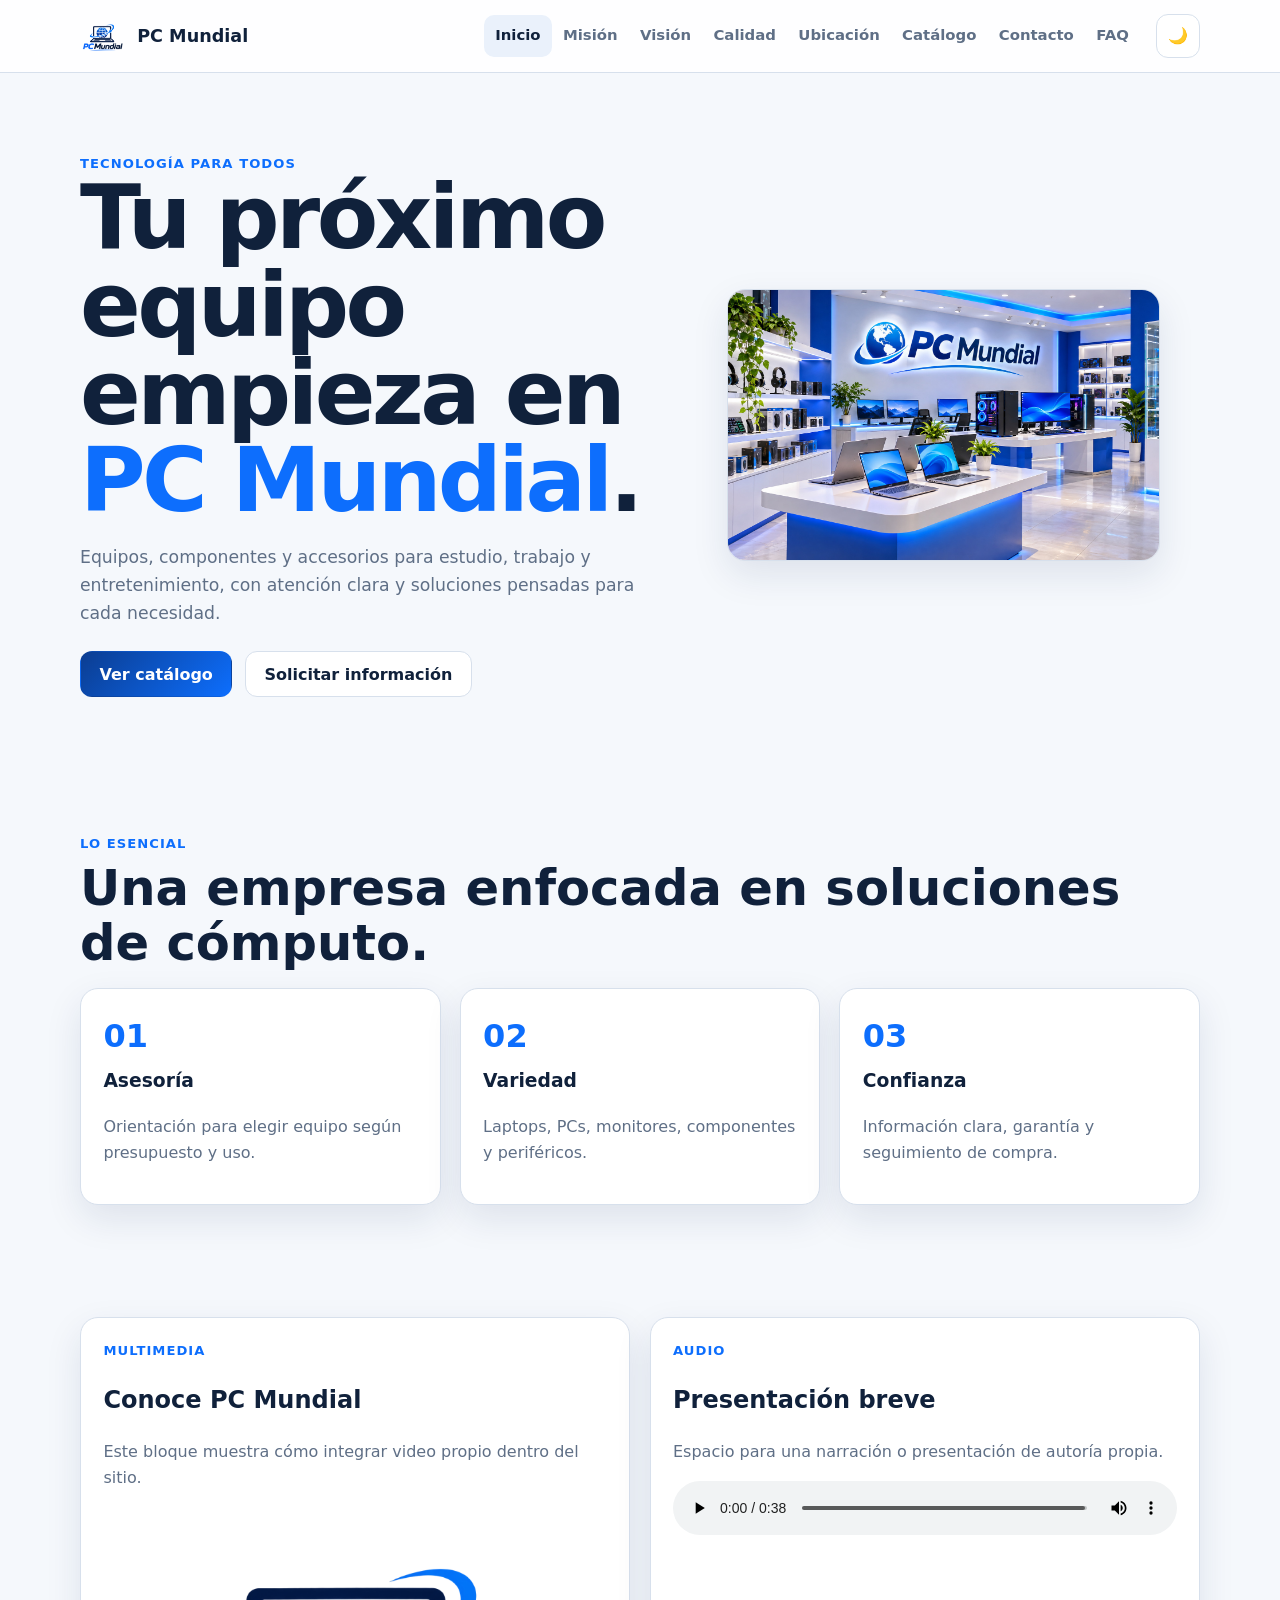
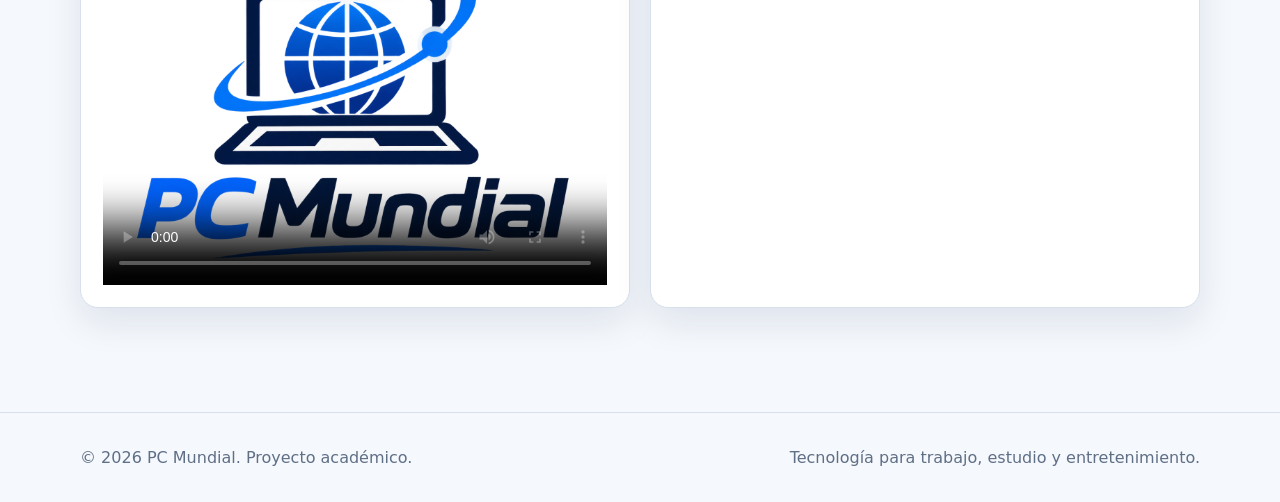
<file: index.html>
<!doctype html>
<html lang="es" data-theme="light">
<head>
  <meta charset="utf-8">
  <meta name="viewport" content="width=device-width, initial-scale=1">
  <meta name="description" content="PC Mundial - tecnología, equipos y soluciones de cómputo.">
  <title>Inicio | PC Mundial</title>
  <link rel="stylesheet" href="assets/css/styles.css">
</head>
<body>
<header class="site-header">
  <div class="container navbar">
    <a class="brand" href="index.html">
      <img src="assets/multimedia/images/logo.png" alt="Logo de PC Mundial">
      <span>PC Mundial</span>
    </a>
    <nav class="nav-menu" data-nav-menu aria-label="Navegación principal">
      <a href="index.html" aria-current="page">Inicio</a>
      <a href="pages/mision.html" >Misión</a>
      <a href="pages/vision.html" >Visión</a>
      <a href="pages/calidad.html" >Calidad</a>
      <a href="pages/ubicacion.html" >Ubicación</a>
      <a href="pages/catalogo.html" >Catálogo</a>
      <a href="pages/contacto.html" >Contacto</a>
      <a href="pages/faq.html" >FAQ</a>
    </nav>
    <div class="nav-actions">
      <button class="icon-btn" type="button" data-theme-toggle aria-label="Cambiar tema">🌙</button>
      <button class="icon-btn menu-toggle" type="button" data-menu-toggle aria-label="Abrir menú" aria-expanded="false">☰</button>
    </div>
  </div>
</header>
<main>
<section class="hero">
  <div class="container hero-grid">
    <div>
      <div class="eyebrow">Tecnología para todos</div>
      <h1>Tu próximo equipo empieza en <span>PC Mundial</span>.</h1>
      <p class="lead">Equipos, componentes y accesorios para estudio, trabajo y entretenimiento, con atención clara y soluciones pensadas para cada necesidad.</p>
      <div class="hero-actions">
        <a class="btn btn-primary" href="pages/catalogo.html">Ver catálogo</a>
        <a class="btn btn-secondary" href="pages/contacto.html">Solicitar información</a>
      </div>
    </div>
    <figure class="hero-media">
      <img src="assets/multimedia/images/hero.jpg" alt="Principal de la empresa">
    </figure>
  </div>
</section>
<section class="section">
  <div class="container">
    <div class="eyebrow">Lo esencial</div>
    <h2 class="section-title">Una empresa enfocada en soluciones de cómputo.</h2>
    <div class="grid-3">
      <article class="card"><div class="stat">01</div><h3>Asesoría</h3><p>Orientación para elegir equipo según presupuesto y uso.</p></article>
      <article class="card"><div class="stat">02</div><h3>Variedad</h3><p>Laptops, PCs, monitores, componentes y periféricos.</p></article>
      <article class="card"><div class="stat">03</div><h3>Confianza</h3><p>Información clara, garantía y seguimiento de compra.</p></article>
    </div>
  </div>
</section>
<section class="section-sm">
  <div class="container grid-2">
    <article class="card">
      <div class="eyebrow">Multimedia</div>
      <h2>Conoce PC Mundial</h2>
      <p>Este bloque muestra cómo integrar video propio dentro del sitio.</p>
      <video controls preload="metadata" poster="assets/multimedia/images/logo.png">
        <source src="assets/multimedia/video/pc_mundial_promocional_sin_audio.mp4" type="video/mp4">
      </video>
    </article>
    <article class="card">
      <div class="eyebrow">Audio</div>
      <h2>Presentación breve</h2>
      <p>Espacio para una narración o presentación de autoría propia.</p>
      <audio controls src="assets/multimedia/audio/pc_mundial_presentacion.mp3"></audio>
    </article>
  </div>
</section>
</main>
<footer class="site-footer">
  <div class="container footer-grid">
    <span>© <span data-year></span> PC Mundial. Proyecto académico.</span>
    <span>Tecnología para trabajo, estudio y entretenimiento.</span>
  </div>
</footer>
<script src="assets/js/main.js"></script>
</body>
</html>
</file>
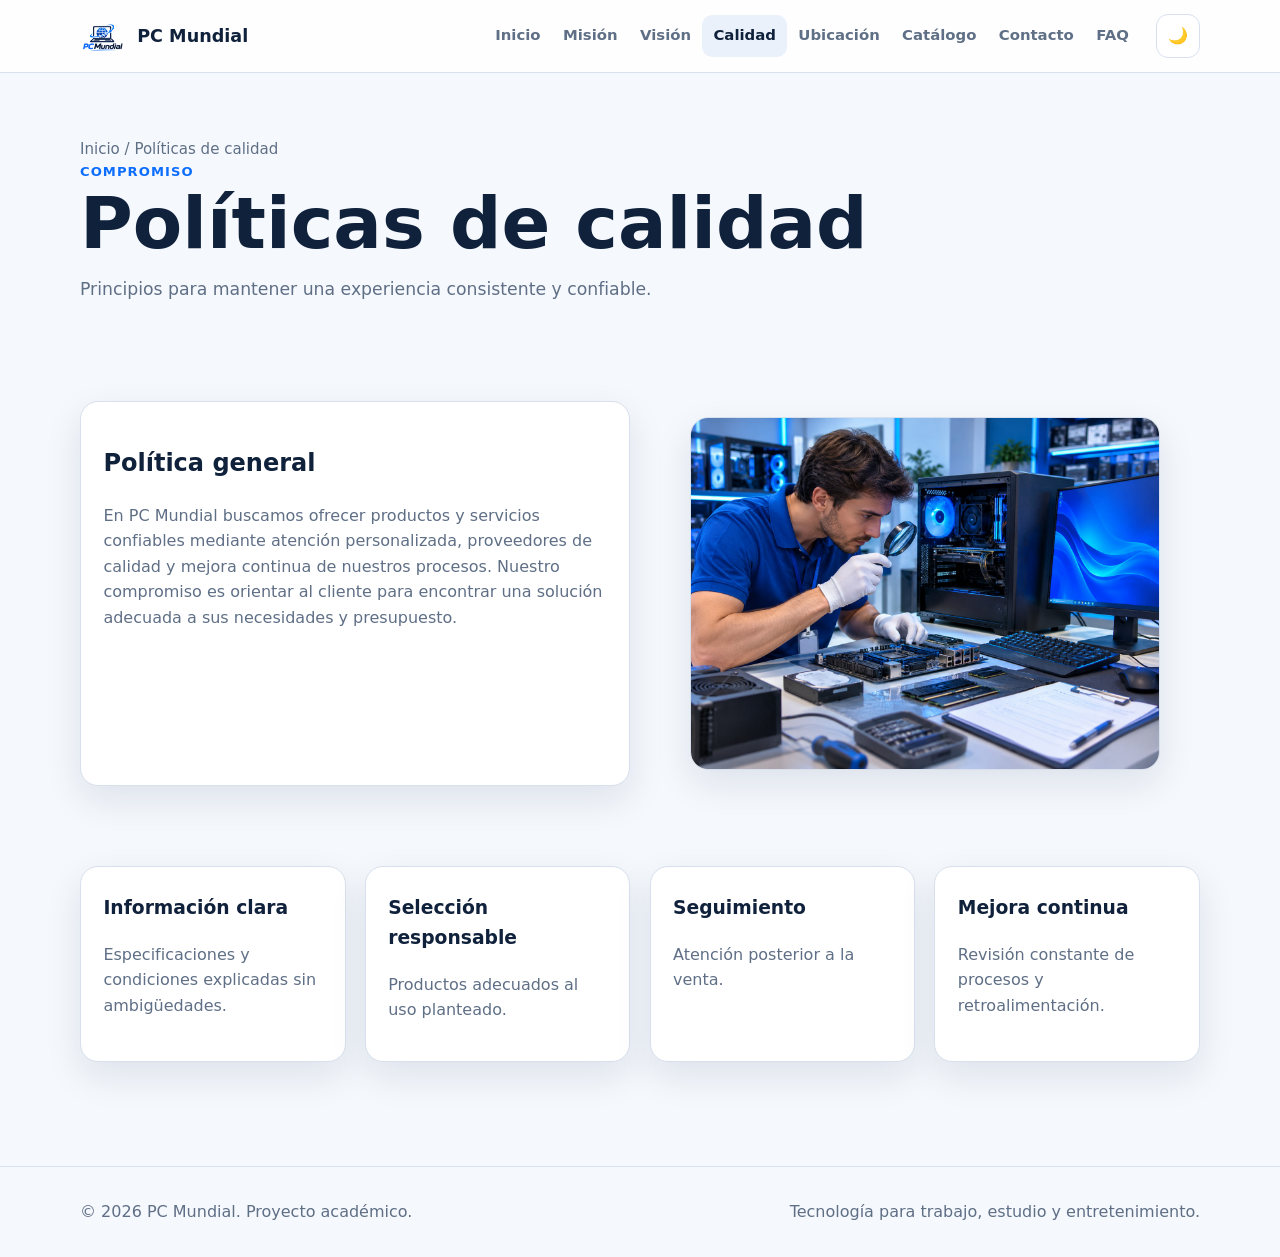
<file: pages/calidad.html>
<!doctype html>
<html lang="es" data-theme="light">
<head>
  <meta charset="utf-8">
  <meta name="viewport" content="width=device-width, initial-scale=1">
  <meta name="description" content="PC Mundial - tecnología, equipos y soluciones de cómputo.">
  <title>Políticas de calidad | PC Mundial</title>
  <link rel="stylesheet" href="../assets/css/styles.css">
</head>
<body>
<header class="site-header">
  <div class="container navbar">
    <a class="brand" href="../index.html">
      <img src="../assets/multimedia/images/logo.png" alt="Logo de PC Mundial">
      <span>PC Mundial</span>
    </a>
    <nav class="nav-menu" data-nav-menu aria-label="Navegación principal">
      <a href="../index.html" >Inicio</a>
      <a href="../pages/mision.html" >Misión</a>
      <a href="../pages/vision.html" >Visión</a>
      <a href="../pages/calidad.html" aria-current="page">Calidad</a>
      <a href="../pages/ubicacion.html" >Ubicación</a>
      <a href="../pages/catalogo.html" >Catálogo</a>
      <a href="../pages/contacto.html" >Contacto</a>
      <a href="../pages/faq.html" >FAQ</a>
    </nav>
    <div class="nav-actions">
      <button class="icon-btn" type="button" data-theme-toggle aria-label="Cambiar tema">🌙</button>
      <button class="icon-btn menu-toggle" type="button" data-menu-toggle aria-label="Abrir menú" aria-expanded="false">☰</button>
    </div>
  </div>
</header>
<main>
<section class="page-hero"><div class="container"><div class="breadcrumb">Inicio / Políticas de calidad</div><div class="eyebrow">Compromiso</div><h1>Políticas de calidad</h1><p class="lead">Principios para mantener una experiencia consistente y confiable.</p></div></section>
<section class="section-sm"><div class="container grid-2"><article class="card"><h2>Política general</h2><p>En PC Mundial buscamos ofrecer productos y servicios confiables mediante atención personalizada, proveedores de calidad y mejora continua de nuestros procesos. Nuestro compromiso es orientar al cliente para encontrar una solución adecuada a sus necesidades y presupuesto.</p></article><figure class="media-card"><img src="../assets/multimedia/images/politicadecalidad.jpg" alt="img sobre calidad"></figure></div></section>
<section class="section-sm"><div class="container grid-4"><article class="card"><h3>Información clara</h3><p>Especificaciones y condiciones explicadas sin ambigüedades.</p></article><article class="card"><h3>Selección responsable</h3><p>Productos adecuados al uso planteado.</p></article><article class="card"><h3>Seguimiento</h3><p>Atención posterior a la venta.</p></article><article class="card"><h3>Mejora continua</h3><p>Revisión constante de procesos y retroalimentación.</p></article></div></section>
</main>
<footer class="site-footer">
  <div class="container footer-grid">
    <span>© <span data-year></span> PC Mundial. Proyecto académico.</span>
    <span>Tecnología para trabajo, estudio y entretenimiento.</span>
  </div>
</footer>
<script src="../assets/js/main.js"></script>
</body>
</html>
</file>
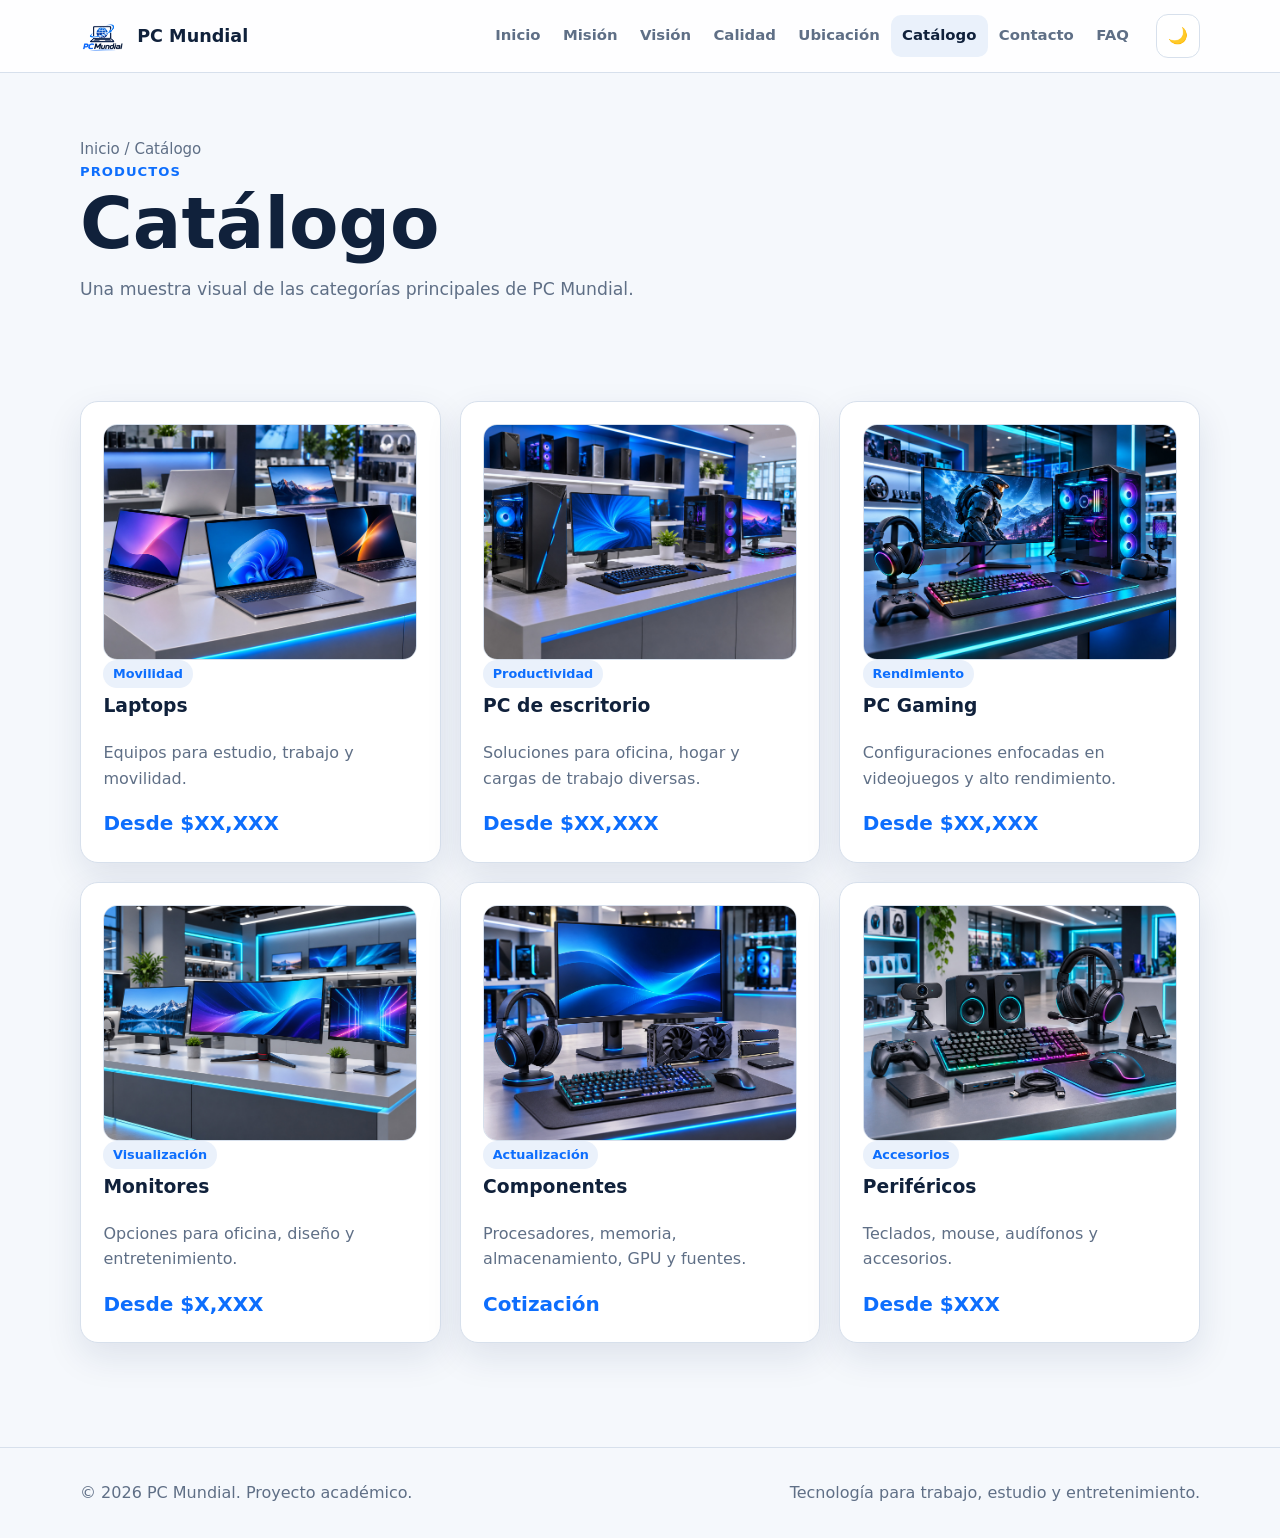
<file: pages/catalogo.html>
<!doctype html>
<html lang="es" data-theme="light">
<head>
  <meta charset="utf-8">
  <meta name="viewport" content="width=device-width, initial-scale=1">
  <meta name="description" content="PC Mundial - tecnología, equipos y soluciones de cómputo.">
  <title>Catálogo | PC Mundial</title>
  <link rel="stylesheet" href="../assets/css/styles.css">
</head>
<body>
<header class="site-header">
  <div class="container navbar">
    <a class="brand" href="../index.html">
      <img src="../assets/multimedia/images/logo.png" alt="Logo de PC Mundial">
      <span>PC Mundial</span>
    </a>
    <nav class="nav-menu" data-nav-menu aria-label="Navegación principal">
      <a href="../index.html" >Inicio</a>
      <a href="../pages/mision.html" >Misión</a>
      <a href="../pages/vision.html" >Visión</a>
      <a href="../pages/calidad.html" >Calidad</a>
      <a href="../pages/ubicacion.html" >Ubicación</a>
      <a href="../pages/catalogo.html" aria-current="page">Catálogo</a>
      <a href="../pages/contacto.html" >Contacto</a>
      <a href="../pages/faq.html" >FAQ</a>
    </nav>
    <div class="nav-actions">
      <button class="icon-btn" type="button" data-theme-toggle aria-label="Cambiar tema">🌙</button>
      <button class="icon-btn menu-toggle" type="button" data-menu-toggle aria-label="Abrir menú" aria-expanded="false">☰</button>
    </div>
  </div>
</header>
<main>
<section class="page-hero"><div class="container"><div class="breadcrumb">Inicio / Catálogo</div><div class="eyebrow">Productos</div><h1>Catálogo</h1><p class="lead">Una muestra visual de las categorías principales de PC Mundial.</p></div></section>
<section class="section-sm"><div class="container grid-3">
<article class="card product-card"><img src="../assets/multimedia/images/laptops.jpg" alt="laptop"><span class="badge">Movilidad</span><h3>Laptops</h3><p>Equipos para estudio, trabajo y movilidad.</p><div class="price">Desde $XX,XXX</div></article>
<article class="card product-card"><img src="../assets/multimedia/images/pcs.jpg" alt="PC de escritorio"><span class="badge">Productividad</span><h3>PC de escritorio</h3><p>Soluciones para oficina, hogar y cargas de trabajo diversas.</p><div class="price">Desde $XX,XXX</div></article>
<article class="card product-card"><img src="../assets/multimedia/images/gaming.jpg" alt="PC gaming"><span class="badge">Rendimiento</span><h3>PC Gaming</h3><p>Configuraciones enfocadas en videojuegos y alto rendimiento.</p><div class="price">Desde $XX,XXX</div></article>
<article class="card product-card"><img src="../assets/multimedia/images/monitores.jpg" alt="monitor"><span class="badge">Visualización</span><h3>Monitores</h3><p>Opciones para oficina, diseño y entretenimiento.</p><div class="price">Desde $X,XXX</div></article>
<article class="card product-card"><img src="../assets/multimedia/images/componentes.jpg" alt="componentes"><span class="badge">Actualización</span><h3>Componentes</h3><p>Procesadores, memoria, almacenamiento, GPU y fuentes.</p><div class="price">Cotización</div></article>
<article class="card product-card"><img src="../assets/multimedia/images/perifericos.jpg" alt="periféricos"><span class="badge">Accesorios</span><h3>Periféricos</h3><p>Teclados, mouse, audífonos y accesorios.</p><div class="price">Desde $XXX</div></article>
</div></section>
</main>
<footer class="site-footer">
  <div class="container footer-grid">
    <span>© <span data-year></span> PC Mundial. Proyecto académico.</span>
    <span>Tecnología para trabajo, estudio y entretenimiento.</span>
  </div>
</footer>
<script src="../assets/js/main.js"></script>
</body>
</html>
</file>
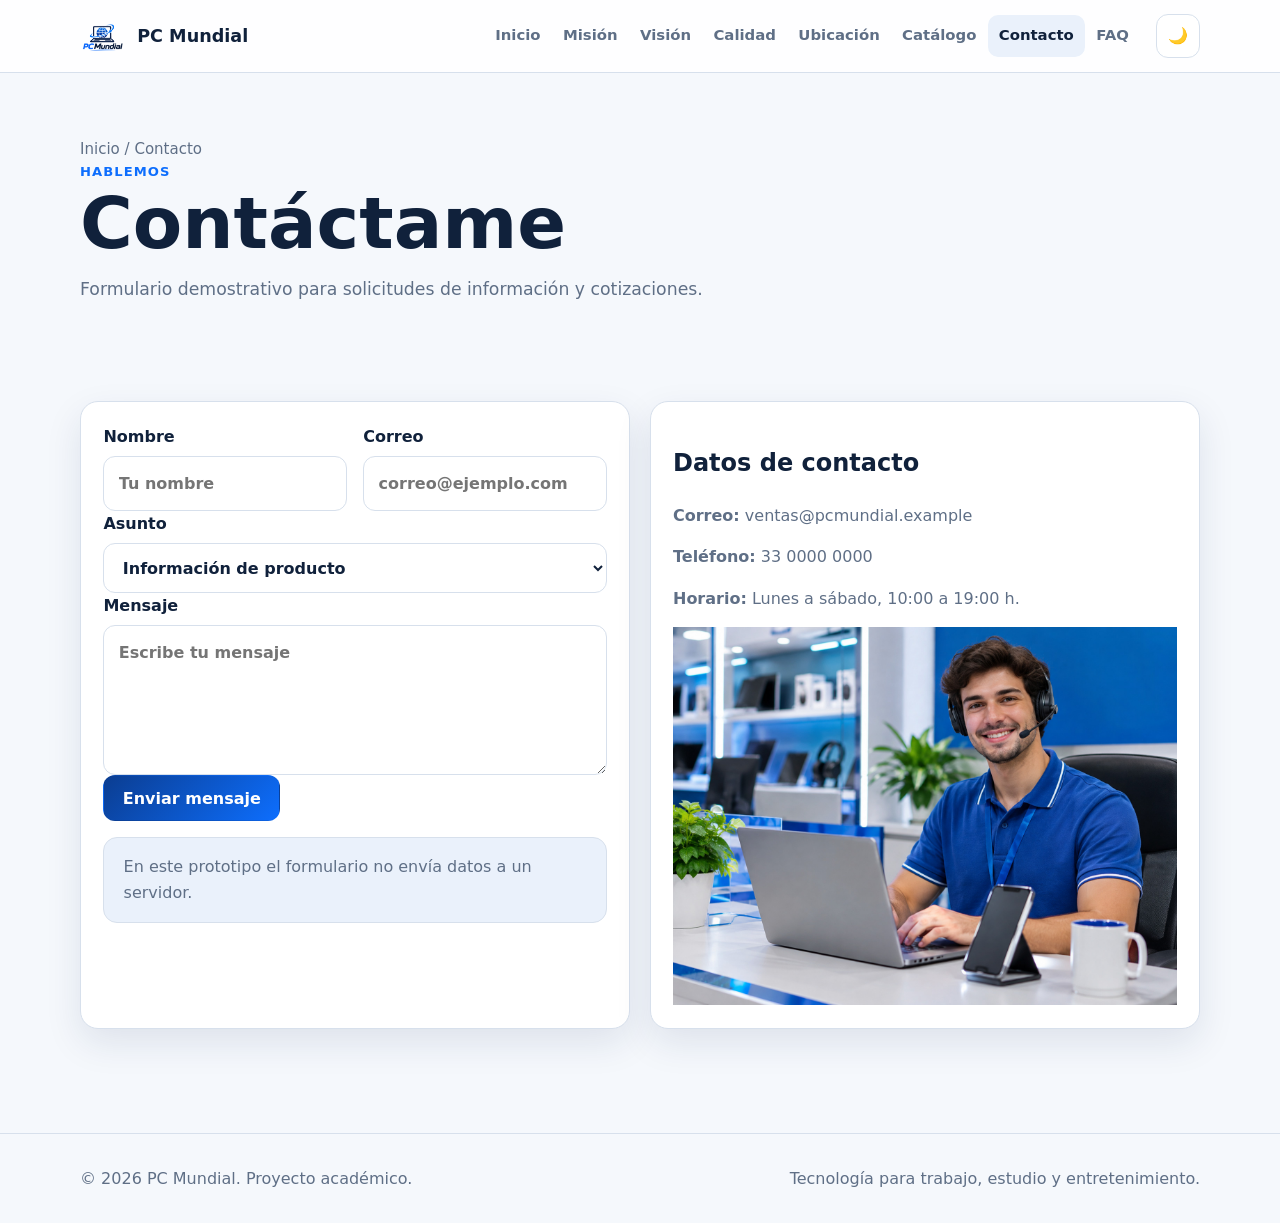
<file: pages/contacto.html>
<!doctype html>
<html lang="es" data-theme="light">
<head>
  <meta charset="utf-8">
  <meta name="viewport" content="width=device-width, initial-scale=1">
  <meta name="description" content="PC Mundial - tecnología, equipos y soluciones de cómputo.">
  <title>Contacto | PC Mundial</title>
  <link rel="stylesheet" href="../assets/css/styles.css">
</head>
<body>
<header class="site-header">
  <div class="container navbar">
    <a class="brand" href="../index.html">
      <img src="../assets/multimedia/images/logo.png" alt="Logo de PC Mundial">
      <span>PC Mundial</span>
    </a>
    <nav class="nav-menu" data-nav-menu aria-label="Navegación principal">
      <a href="../index.html" >Inicio</a>
      <a href="../pages/mision.html" >Misión</a>
      <a href="../pages/vision.html" >Visión</a>
      <a href="../pages/calidad.html" >Calidad</a>
      <a href="../pages/ubicacion.html" >Ubicación</a>
      <a href="../pages/catalogo.html" >Catálogo</a>
      <a href="../pages/contacto.html" aria-current="page">Contacto</a>
      <a href="../pages/faq.html" >FAQ</a>
    </nav>
    <div class="nav-actions">
      <button class="icon-btn" type="button" data-theme-toggle aria-label="Cambiar tema">🌙</button>
      <button class="icon-btn menu-toggle" type="button" data-menu-toggle aria-label="Abrir menú" aria-expanded="false">☰</button>
    </div>
  </div>
</header>
<main>
<section class="page-hero"><div class="container"><div class="breadcrumb">Inicio / Contacto</div><div class="eyebrow">Hablemos</div><h1>Contáctame</h1><p class="lead">Formulario demostrativo para solicitudes de información y cotizaciones.</p></div></section>
<section class="section-sm"><div class="container grid-2"><form class="card" data-contact-form><div class="form-grid two"><label>Nombre<input name="name" required placeholder="Tu nombre"></label><label>Correo<input type="email" name="email" required placeholder="correo@ejemplo.com"></label></div><label>Asunto<select name="subject"><option>Información de producto</option><option>Cotización</option><option>Soporte de compra</option><option>Otro</option></select></label><label>Mensaje<textarea name="message" required placeholder="Escribe tu mensaje"></textarea></label><button class="btn btn-primary" type="submit">Enviar mensaje</button><p class="notice" data-form-status>En este prototipo el formulario no envía datos a un servidor.</p></form><article class="card"><h2>Datos de contacto</h2><p><strong>Correo:</strong> ventas@pcmundial.example</p><p><strong>Teléfono:</strong> 33 0000 0000</p><p><strong>Horario:</strong> Lunes a sábado, 10:00 a 19:00 h.</p><img src="../assets/multimedia/images/contacto.jpg" alt="img de atención al cliente"></article></div></section>
</main>
<footer class="site-footer">
  <div class="container footer-grid">
    <span>© <span data-year></span> PC Mundial. Proyecto académico.</span>
    <span>Tecnología para trabajo, estudio y entretenimiento.</span>
  </div>
</footer>
<script src="../assets/js/main.js"></script>
</body>
</html>
</file>
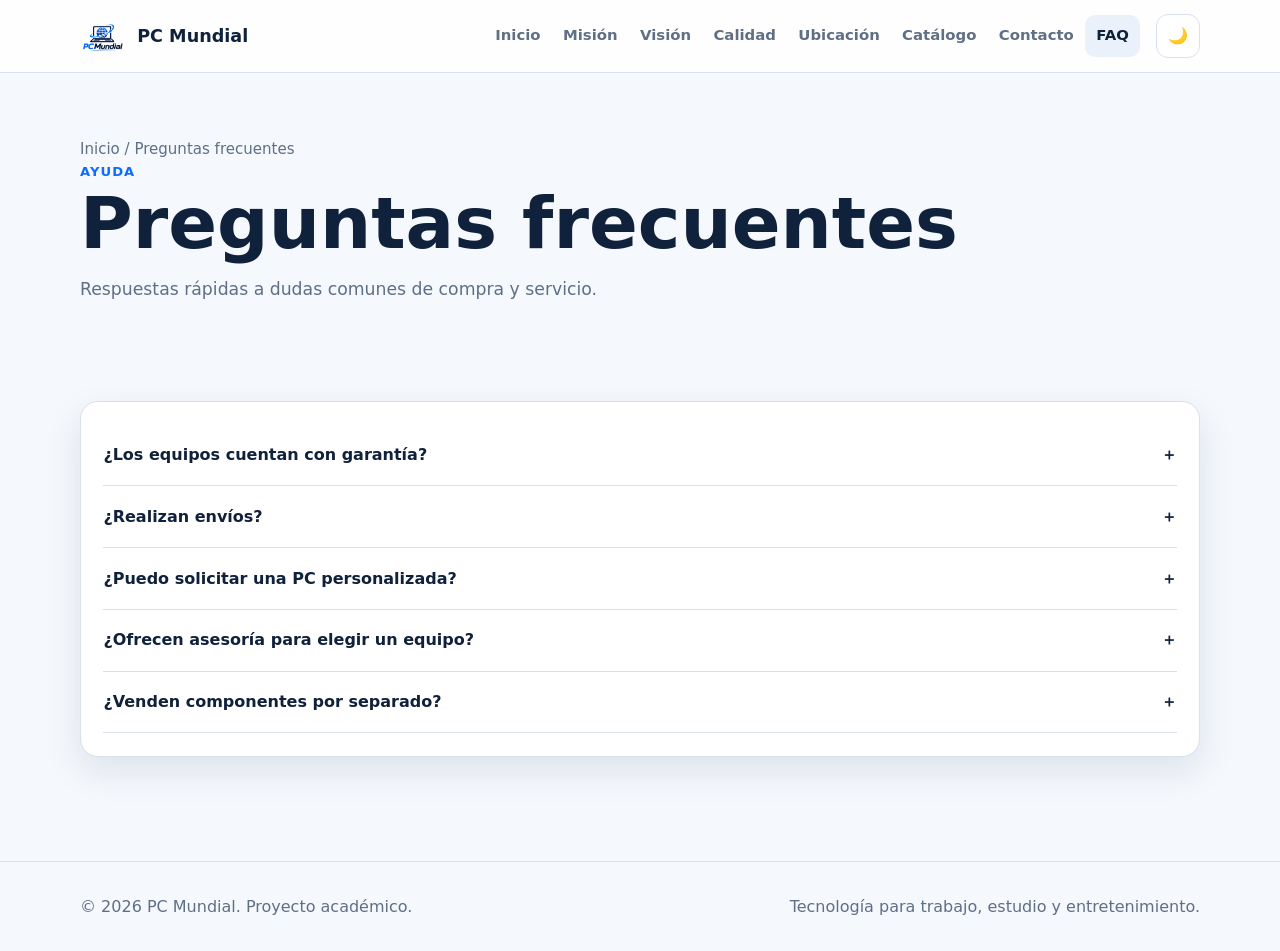
<file: pages/faq.html>
<!doctype html>
<html lang="es" data-theme="light">
<head>
  <meta charset="utf-8">
  <meta name="viewport" content="width=device-width, initial-scale=1">
  <meta name="description" content="PC Mundial - tecnología, equipos y soluciones de cómputo.">
  <title>Preguntas frecuentes | PC Mundial</title>
  <link rel="stylesheet" href="../assets/css/styles.css">
</head>
<body>
<header class="site-header">
  <div class="container navbar">
    <a class="brand" href="../index.html">
      <img src="../assets/multimedia/images/logo.png" alt="Logo de PC Mundial">
      <span>PC Mundial</span>
    </a>
    <nav class="nav-menu" data-nav-menu aria-label="Navegación principal">
      <a href="../index.html" >Inicio</a>
      <a href="../pages/mision.html" >Misión</a>
      <a href="../pages/vision.html" >Visión</a>
      <a href="../pages/calidad.html" >Calidad</a>
      <a href="../pages/ubicacion.html" >Ubicación</a>
      <a href="../pages/catalogo.html" >Catálogo</a>
      <a href="../pages/contacto.html" >Contacto</a>
      <a href="../pages/faq.html" aria-current="page">FAQ</a>
    </nav>
    <div class="nav-actions">
      <button class="icon-btn" type="button" data-theme-toggle aria-label="Cambiar tema">🌙</button>
      <button class="icon-btn menu-toggle" type="button" data-menu-toggle aria-label="Abrir menú" aria-expanded="false">☰</button>
    </div>
  </div>
</header>
<main>
<section class="page-hero"><div class="container"><div class="breadcrumb">Inicio / Preguntas frecuentes</div><div class="eyebrow">Ayuda</div><h1>Preguntas frecuentes</h1><p class="lead">Respuestas rápidas a dudas comunes de compra y servicio.</p></div></section>
<section class="section-sm"><div class="container card">
<div class="faq-item"><button class="faq-question" aria-expanded="false">¿Los equipos cuentan con garantía?<span>＋</span></button><div class="faq-answer"><p>Sí. Cada producto incluye la garantía correspondiente del fabricante o proveedor, de acuerdo con sus condiciones.</p></div></div>
<div class="faq-item"><button class="faq-question" aria-expanded="false">¿Realizan envíos?<span>＋</span></button><div class="faq-answer"><p>Sí. El proyecto contempla opciones de envío nacional sujetas a disponibilidad y cobertura.</p></div></div>
<div class="faq-item"><button class="faq-question" aria-expanded="false">¿Puedo solicitar una PC personalizada?<span>＋</span></button><div class="faq-answer"><p>Sí. Es posible proponer configuraciones de acuerdo con el uso, presupuesto y preferencias del cliente.</p></div></div>
<div class="faq-item"><button class="faq-question" aria-expanded="false">¿Ofrecen asesoría para elegir un equipo?<span>＋</span></button><div class="faq-answer"><p>Sí. La asesoría busca relacionar las necesidades del usuario con las características realmente necesarias del equipo.</p></div></div>
<div class="faq-item"><button class="faq-question" aria-expanded="false">¿Venden componentes por separado?<span>＋</span></button><div class="faq-answer"><p>Sí. El catálogo contempla componentes, periféricos y accesorios además de equipos completos.</p></div></div>
</div></section>
</main>
<footer class="site-footer">
  <div class="container footer-grid">
    <span>© <span data-year></span> PC Mundial. Proyecto académico.</span>
    <span>Tecnología para trabajo, estudio y entretenimiento.</span>
  </div>
</footer>
<script src="../assets/js/main.js"></script>
</body>
</html>
</file>
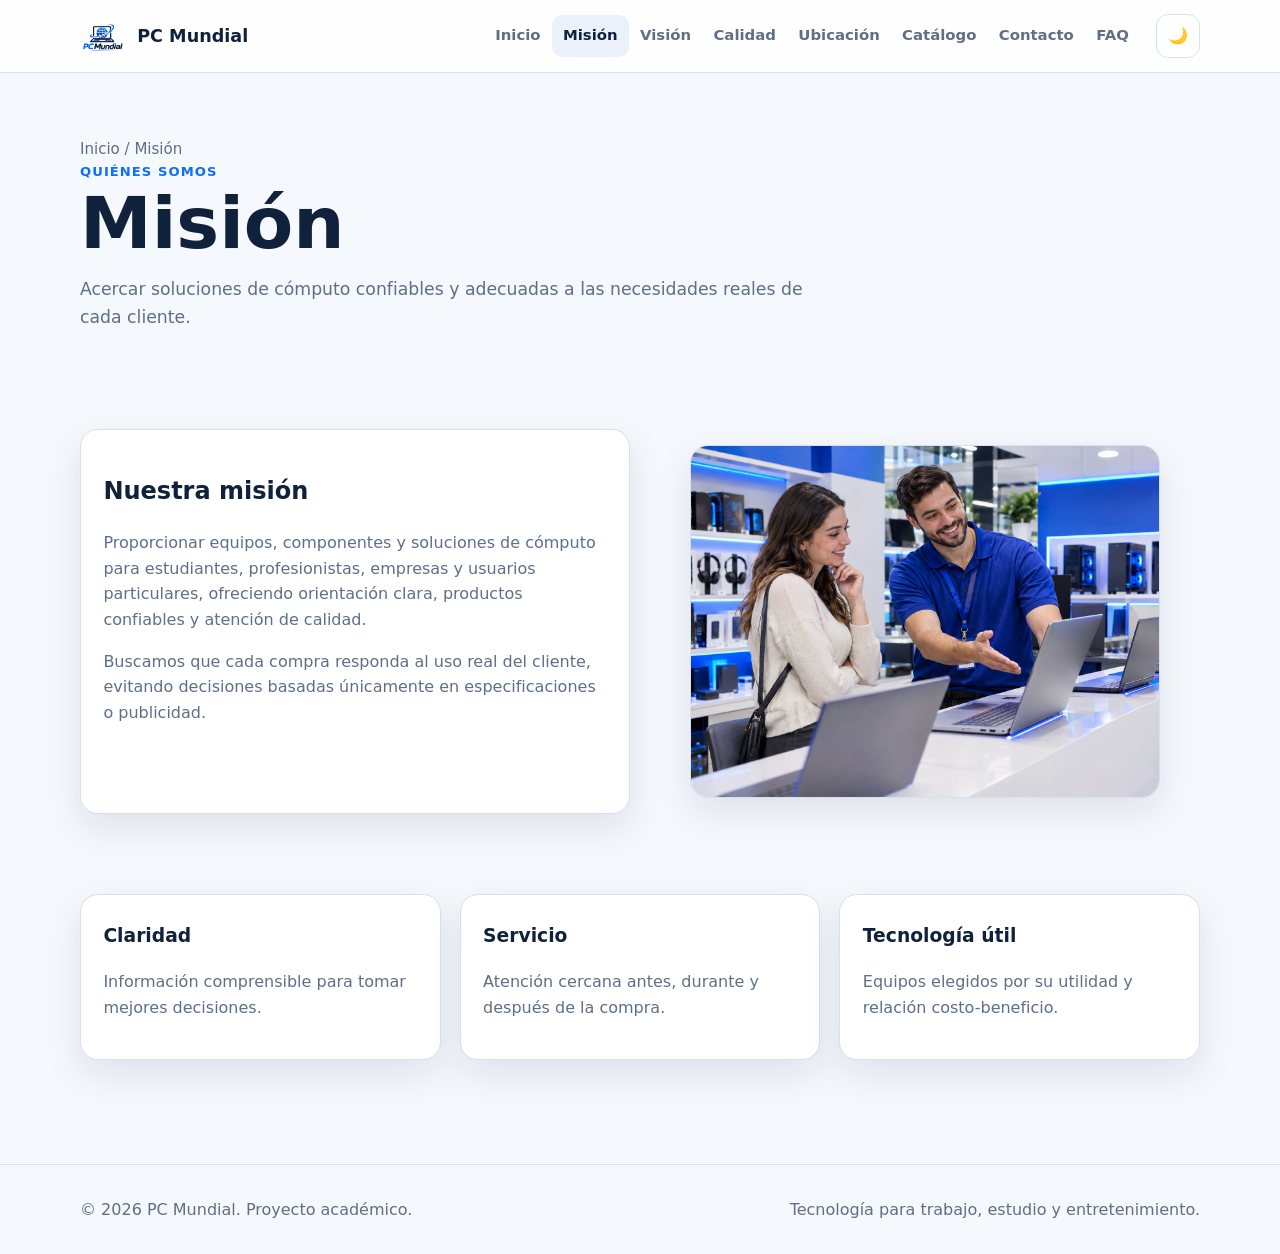
<file: pages/mision.html>
<!doctype html>
<html lang="es" data-theme="light">
<head>
  <meta charset="utf-8">
  <meta name="viewport" content="width=device-width, initial-scale=1">
  <meta name="description" content="PC Mundial - tecnología, equipos y soluciones de cómputo.">
  <title>Misión | PC Mundial</title>
  <link rel="stylesheet" href="../assets/css/styles.css">
</head>
<body>
<header class="site-header">
  <div class="container navbar">
    <a class="brand" href="../index.html">
      <img src="../assets/multimedia/images/logo.png" alt="Logo de PC Mundial">
      <span>PC Mundial</span>
    </a>
    <nav class="nav-menu" data-nav-menu aria-label="Navegación principal">
      <a href="../index.html" >Inicio</a>
      <a href="../pages/mision.html" aria-current="page">Misión</a>
      <a href="../pages/vision.html" >Visión</a>
      <a href="../pages/calidad.html" >Calidad</a>
      <a href="../pages/ubicacion.html" >Ubicación</a>
      <a href="../pages/catalogo.html" >Catálogo</a>
      <a href="../pages/contacto.html" >Contacto</a>
      <a href="../pages/faq.html" >FAQ</a>
    </nav>
    <div class="nav-actions">
      <button class="icon-btn" type="button" data-theme-toggle aria-label="Cambiar tema">🌙</button>
      <button class="icon-btn menu-toggle" type="button" data-menu-toggle aria-label="Abrir menú" aria-expanded="false">☰</button>
    </div>
  </div>
</header>
<main>
<section class="page-hero"><div class="container"><div class="breadcrumb">Inicio / Misión</div><div class="eyebrow">Quiénes somos</div><h1>Misión</h1><p class="lead">Acercar soluciones de cómputo confiables y adecuadas a las necesidades reales de cada cliente.</p></div></section>
<section class="section-sm"><div class="container grid-2"><article class="card"><h2>Nuestra misión</h2><p>Proporcionar equipos, componentes y soluciones de cómputo para estudiantes, profesionistas, empresas y usuarios particulares, ofreciendo orientación clara, productos confiables y atención de calidad.</p><p>Buscamos que cada compra responda al uso real del cliente, evitando decisiones basadas únicamente en especificaciones o publicidad.</p></article><figure class="media-card"><img src="../assets/multimedia/images/mision.jpg" alt="img relacionada con la misión"></figure></div></section>
<section class="section-sm"><div class="container grid-3"><article class="card"><h3>Claridad</h3><p>Información comprensible para tomar mejores decisiones.</p></article><article class="card"><h3>Servicio</h3><p>Atención cercana antes, durante y después de la compra.</p></article><article class="card"><h3>Tecnología útil</h3><p>Equipos elegidos por su utilidad y relación costo-beneficio.</p></article></div></section>
</main>
<footer class="site-footer">
  <div class="container footer-grid">
    <span>© <span data-year></span> PC Mundial. Proyecto académico.</span>
    <span>Tecnología para trabajo, estudio y entretenimiento.</span>
  </div>
</footer>
<script src="../assets/js/main.js"></script>
</body>
</html>
</file>
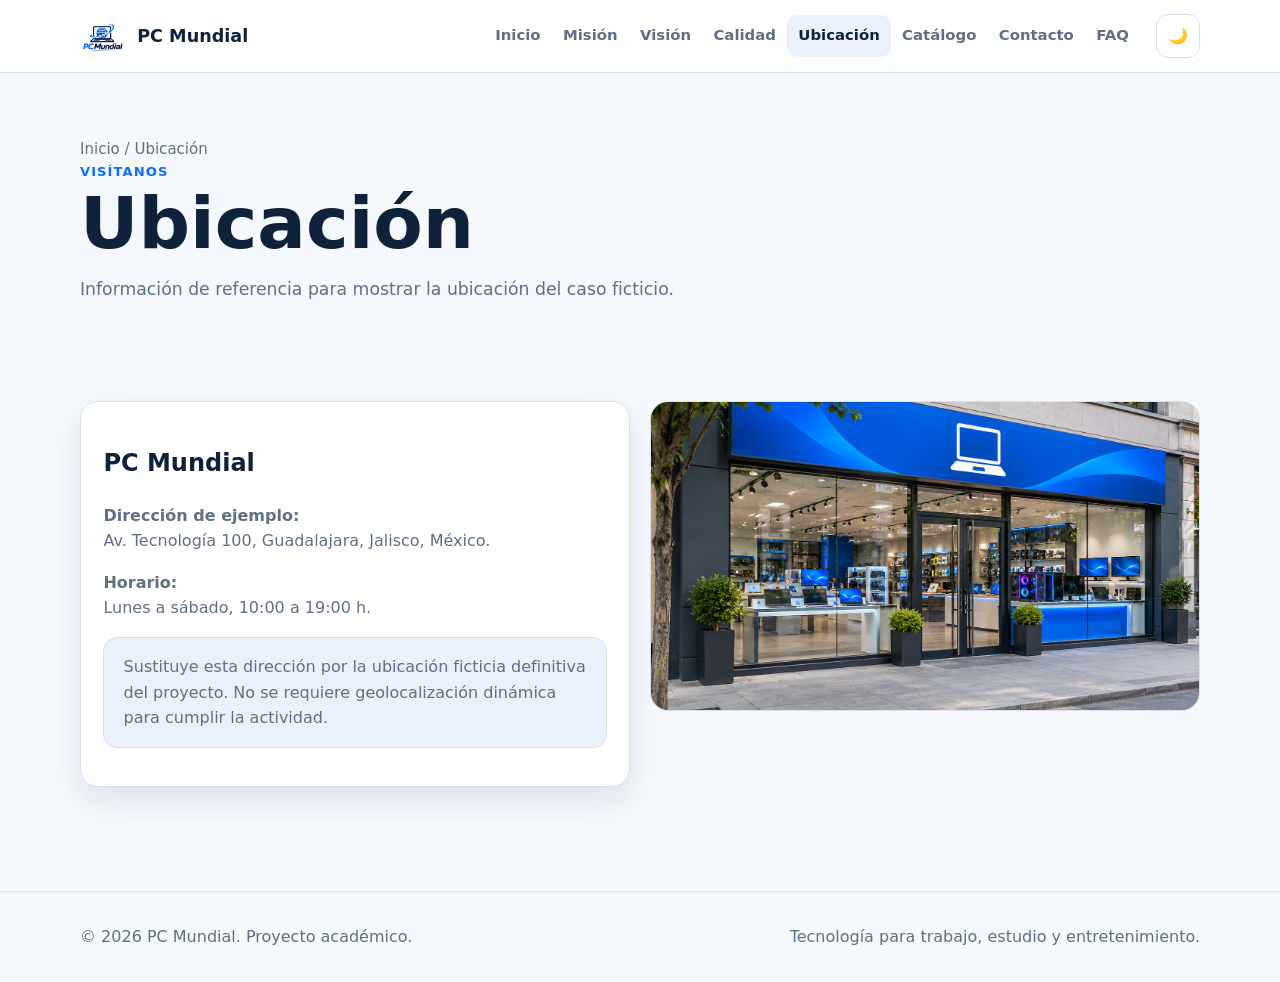
<file: pages/ubicacion.html>
<!doctype html>
<html lang="es" data-theme="light">
<head>
  <meta charset="utf-8">
  <meta name="viewport" content="width=device-width, initial-scale=1">
  <meta name="description" content="PC Mundial - tecnología, equipos y soluciones de cómputo.">
  <title>Ubicación | PC Mundial</title>
  <link rel="stylesheet" href="../assets/css/styles.css">
</head>
<body>
<header class="site-header">
  <div class="container navbar">
    <a class="brand" href="../index.html">
      <img src="../assets/multimedia/images/logo.png" alt="Logo de PC Mundial">
      <span>PC Mundial</span>
    </a>
    <nav class="nav-menu" data-nav-menu aria-label="Navegación principal">
      <a href="../index.html" >Inicio</a>
      <a href="../pages/mision.html" >Misión</a>
      <a href="../pages/vision.html" >Visión</a>
      <a href="../pages/calidad.html" >Calidad</a>
      <a href="../pages/ubicacion.html" aria-current="page">Ubicación</a>
      <a href="../pages/catalogo.html" >Catálogo</a>
      <a href="../pages/contacto.html" >Contacto</a>
      <a href="../pages/faq.html" >FAQ</a>
    </nav>
    <div class="nav-actions">
      <button class="icon-btn" type="button" data-theme-toggle aria-label="Cambiar tema">🌙</button>
      <button class="icon-btn menu-toggle" type="button" data-menu-toggle aria-label="Abrir menú" aria-expanded="false">☰</button>
    </div>
  </div>
</header>
<main>
<section class="page-hero"><div class="container"><div class="breadcrumb">Inicio / Ubicación</div><div class="eyebrow">Visítanos</div><h1>Ubicación</h1><p class="lead">Información de referencia para mostrar la ubicación del caso ficticio.</p></div></section>
<section class="section-sm"><div class="container grid-2"><article class="card"><h2>PC Mundial</h2><p><strong>Dirección de ejemplo:</strong><br>Av. Tecnología 100, Guadalajara, Jalisco, México.</p><p><strong>Horario:</strong><br>Lunes a sábado, 10:00 a 19:00 h.</p><p class="notice">Sustituye esta dirección por la ubicación ficticia definitiva del proyecto. No se requiere geolocalización dinámica para cumplir la actividad.</p></article><div class="location-frame"><img src="../assets/multimedia/images/ubicacion.jpg" alt="mapa o fotografía de ubicación"></div></div></section>
</main>
<footer class="site-footer">
  <div class="container footer-grid">
    <span>© <span data-year></span> PC Mundial. Proyecto académico.</span>
    <span>Tecnología para trabajo, estudio y entretenimiento.</span>
  </div>
</footer>
<script src="../assets/js/main.js"></script>
</body>
</html>
</file>
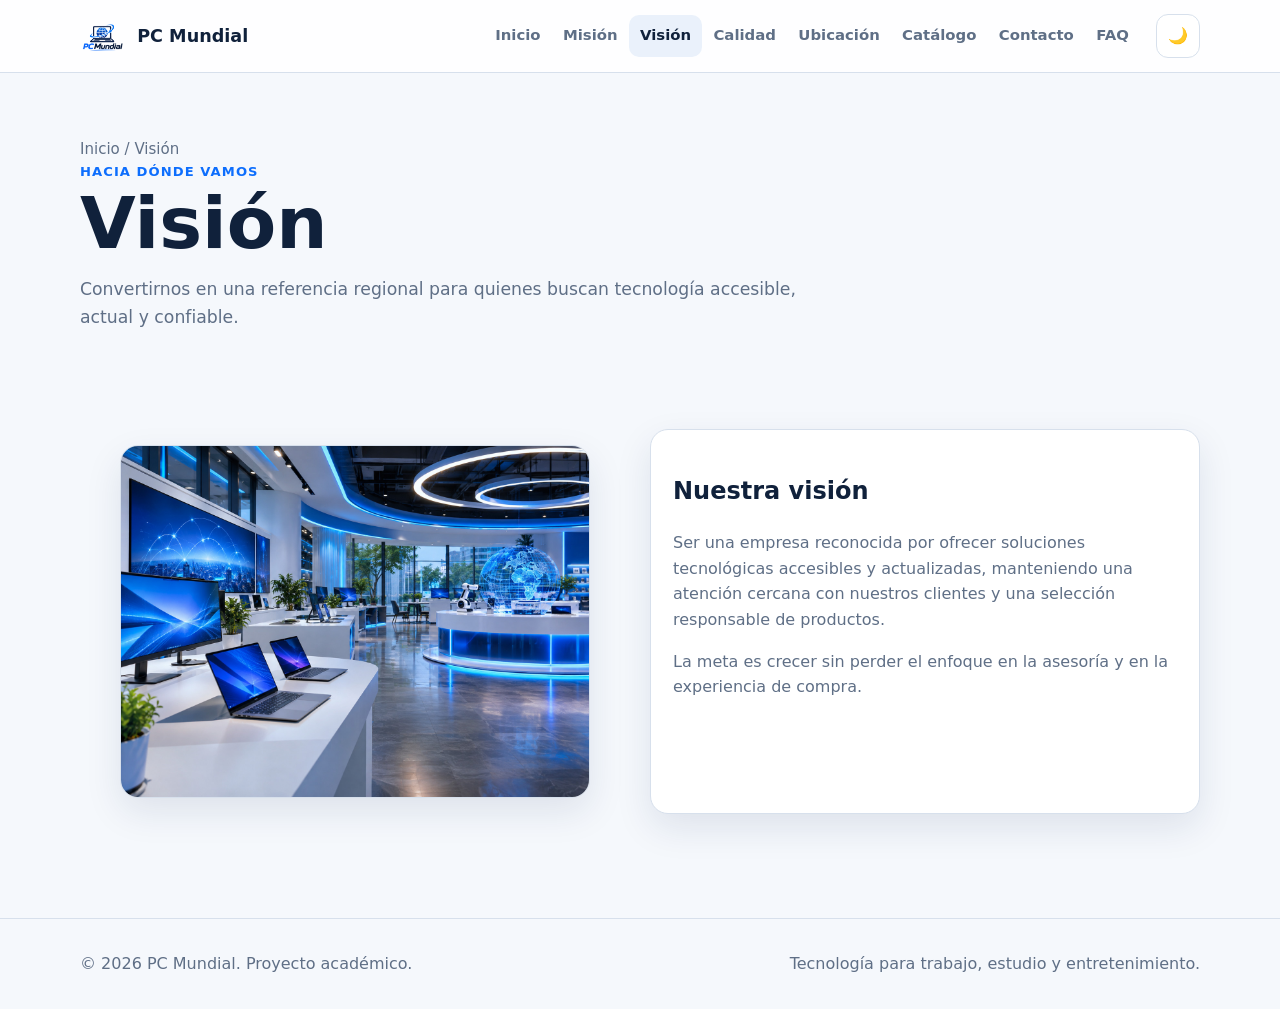
<file: pages/vision.html>
<!doctype html>
<html lang="es" data-theme="light">
<head>
  <meta charset="utf-8">
  <meta name="viewport" content="width=device-width, initial-scale=1">
  <meta name="description" content="PC Mundial - tecnología, equipos y soluciones de cómputo.">
  <title>Visión | PC Mundial</title>
  <link rel="stylesheet" href="../assets/css/styles.css">
</head>
<body>
<header class="site-header">
  <div class="container navbar">
    <a class="brand" href="../index.html">
      <img src="../assets/multimedia/images/logo.png" alt="Logo de PC Mundial">
      <span>PC Mundial</span>
    </a>
    <nav class="nav-menu" data-nav-menu aria-label="Navegación principal">
      <a href="../index.html" >Inicio</a>
      <a href="../pages/mision.html" >Misión</a>
      <a href="../pages/vision.html" aria-current="page">Visión</a>
      <a href="../pages/calidad.html" >Calidad</a>
      <a href="../pages/ubicacion.html" >Ubicación</a>
      <a href="../pages/catalogo.html" >Catálogo</a>
      <a href="../pages/contacto.html" >Contacto</a>
      <a href="../pages/faq.html" >FAQ</a>
    </nav>
    <div class="nav-actions">
      <button class="icon-btn" type="button" data-theme-toggle aria-label="Cambiar tema">🌙</button>
      <button class="icon-btn menu-toggle" type="button" data-menu-toggle aria-label="Abrir menú" aria-expanded="false">☰</button>
    </div>
  </div>
</header>
<main>
<section class="page-hero"><div class="container"><div class="breadcrumb">Inicio / Visión</div><div class="eyebrow">Hacia dónde vamos</div><h1>Visión</h1><p class="lead">Convertirnos en una referencia regional para quienes buscan tecnología accesible, actual y confiable.</p></div></section>
<section class="section-sm"><div class="container grid-2"><figure class="media-card"><img src="../assets/multimedia/images/vision.jpg" alt="img relacionada con la visión"></figure><article class="card"><h2>Nuestra visión</h2><p>Ser una empresa reconocida por ofrecer soluciones tecnológicas accesibles y actualizadas, manteniendo una atención cercana con nuestros clientes y una selección responsable de productos.</p><p>La meta es crecer sin perder el enfoque en la asesoría y en la experiencia de compra.</p></article></div></section>
</main>
<footer class="site-footer">
  <div class="container footer-grid">
    <span>© <span data-year></span> PC Mundial. Proyecto académico.</span>
    <span>Tecnología para trabajo, estudio y entretenimiento.</span>
  </div>
</footer>
<script src="../assets/js/main.js"></script>
</body>
</html>
</file>
<file: assets/css/styles.css>
:root {
  --bg: #f5f8fc;
  --surface: #ffffff;
  --surface-alt: #eaf1fb;
  --text: #10213b;
  --muted: #5f6f86;
  --primary: #0b3d91;
  --primary-2: #0d6efd;
  --accent: #00b8ff;
  --border: #d7e0ec;
  --shadow: 0 14px 36px rgba(17, 44, 88, .10);
  --radius: 18px;
  color-scheme: light;
}

html[data-theme="dark"] {
  --bg: #08111f;
  --surface: #0e1a2c;
  --surface-alt: #13233a;
  --text: #edf5ff;
  --muted: #a9bbd1;
  --primary: #4f8cff;
  --primary-2: #2d7cff;
  --accent: #36d4ff;
  --border: #263a56;
  --shadow: 0 18px 42px rgba(0, 0, 0, .30);
  color-scheme: dark;
}

* { box-sizing: border-box; }
html { scroll-behavior: smooth; }
body {
  margin: 0;
  font-family: Inter, ui-sans-serif, system-ui, -apple-system, BlinkMacSystemFont, "Segoe UI", sans-serif;
  background: var(--bg);
  color: var(--text);
  line-height: 1.6;
}
a { color: inherit; }
img, video { max-width: 100%; display: block; }
button, input, textarea, select { font: inherit; }

.container { width: min(1120px, calc(100% - 2rem)); margin: 0 auto; }
.section { padding: 4.5rem 0; }
.section-sm { padding: 2.5rem 0; }
.eyebrow { color: var(--primary-2); font-weight: 800; letter-spacing: .08em; text-transform: uppercase; font-size: .82rem; }
.section-title { font-size: clamp(2rem, 4vw, 3.1rem); line-height: 1.12; margin: .4rem 0 1rem; }
.lead { color: var(--muted); font-size: 1.08rem; max-width: 70ch; }

.site-header {
  position: sticky;
  top: 0;
  z-index: 100;
  background: color-mix(in srgb, var(--surface) 86%, transparent);
  backdrop-filter: blur(16px);
  border-bottom: 1px solid var(--border);
}
.navbar { min-height: 72px; display: flex; align-items: center; justify-content: space-between; gap: 1rem; }
.brand { display: inline-flex; align-items: center; gap: .7rem; text-decoration: none; font-weight: 900; }
.brand img { width: 46px; height: 46px; object-fit: contain; }
.brand span { font-size: 1.1rem; }
.nav-actions { display: flex; align-items: center; gap: .6rem; }
.icon-btn {
  min-width: 44px; min-height: 44px; border: 1px solid var(--border); border-radius: 12px;
  background: var(--surface); color: var(--text); cursor: pointer;
}
.menu-toggle { display: inline-grid; place-items: center; }
.nav-menu {
  display: none; position: absolute; top: 72px; right: 1rem; left: 1rem;
  background: var(--surface); border: 1px solid var(--border); border-radius: 16px; padding: .75rem;
  box-shadow: var(--shadow);
}
.nav-menu.open { display: grid; }
.nav-menu a { padding: .8rem 1rem; text-decoration: none; border-radius: 10px; font-weight: 700; color: var(--muted); }
.nav-menu a:hover, .nav-menu a[aria-current="page"] { color: var(--text); background: var(--surface-alt); }

.hero { padding: 5rem 0 4rem; overflow: hidden; }
.hero-grid { display: grid; gap: 2.5rem; align-items: center; }
.hero h1 { font-size: clamp(2.8rem, 7vw, 5.6rem); line-height: .98; margin: 0 0 1.2rem; letter-spacing: -.04em; }
.hero h1 span { color: var(--primary-2); }
.hero-actions { display: flex; flex-wrap: wrap; gap: .8rem; margin-top: 1.5rem; }
.btn { display: inline-flex; align-items: center; justify-content: center; min-height: 46px; padding: 0 1.15rem; border-radius: 12px; font-weight: 800; text-decoration: none; border: 1px solid transparent; cursor: pointer; }
.btn-primary { background: linear-gradient(135deg, var(--primary), var(--primary-2)); color: white; }
.btn-secondary { background: var(--surface); border-color: var(--border); }
.hero-media, .media-card { border-radius: var(--radius); overflow: hidden; border: 1px solid var(--border); background: var(--surface); box-shadow: var(--shadow); }
.hero-media img { aspect-ratio: 16/10; width: 100%; object-fit: cover; }

.grid-2, .grid-3, .grid-4 { display: grid; gap: 1.2rem; }
.card { background: var(--surface); border: 1px solid var(--border); border-radius: var(--radius); padding: 1.4rem; box-shadow: var(--shadow); }
.card h3 { margin-top: .2rem; }
.card p { color: var(--muted); }
.stat { font-size: 2rem; font-weight: 900; color: var(--primary-2); }

.page-hero { padding: 4rem 0 2.5rem; }
.page-hero h1 { font-size: clamp(2.4rem, 6vw, 4.5rem); margin: .3rem 0; line-height: 1; }
.breadcrumb { color: var(--muted); font-size: .94rem; }

.product-card img { width: 100%; aspect-ratio: 4/3; object-fit: cover; border-radius: 14px; border: 1px solid var(--border); }
.product-card .price { font-size: 1.25rem; font-weight: 900; color: var(--primary-2); }
.badge { display: inline-block; padding: .25rem .6rem; border-radius: 999px; background: var(--surface-alt); color: var(--primary-2); font-size: .8rem; font-weight: 800; }

.faq-item { border-bottom: 1px solid var(--border); }
.faq-question { width: 100%; display: flex; justify-content: space-between; gap: 1rem; padding: 1.1rem 0; border: 0; background: transparent; color: var(--text); font-weight: 800; text-align: left; cursor: pointer; }
.faq-answer { display: none; color: var(--muted); padding: 0 0 1.2rem; }
.faq-item.open .faq-answer { display: block; }

.form-grid { display: grid; gap: 1rem; }
label { display: grid; gap: .4rem; font-weight: 700; }
input, textarea, select { width: 100%; border: 1px solid var(--border); border-radius: 12px; padding: .85rem .9rem; background: var(--surface); color: var(--text); }
textarea { min-height: 150px; resize: vertical; }
.notice { padding: 1rem 1.2rem; border-radius: 14px; background: var(--surface-alt); color: var(--muted); border: 1px solid var(--border); }

.media-stack { display: grid; gap: 1.2rem; }
audio { width: 100%; }
.location-frame { aspect-ratio: 16/9; border-radius: var(--radius); overflow: hidden; border: 1px solid var(--border); background: var(--surface); }
.location-frame img { width: 100%; height: 100%; object-fit: cover; }

.site-footer { border-top: 1px solid var(--border); padding: 2rem 0; margin-top: 4rem; color: var(--muted); }
.footer-grid { display: flex; flex-wrap: wrap; justify-content: space-between; gap: 1rem; }

@media (min-width: 760px) {
  .grid-2 { grid-template-columns: repeat(2, minmax(0, 1fr)); }
  .grid-3 { grid-template-columns: repeat(3, minmax(0, 1fr)); }
  .grid-4 { grid-template-columns: repeat(4, minmax(0, 1fr)); }
  .hero-grid { grid-template-columns: 1.05fr .95fr; }
  .form-grid.two { grid-template-columns: repeat(2, minmax(0, 1fr)); }
}

@media (min-width: 980px) {
  .menu-toggle { display: none; }
  .nav-menu { display: flex; position: static; background: transparent; border: 0; box-shadow: none; padding: 0; margin-left: auto; }
  .nav-menu a { padding: .6rem .7rem; font-size: .93rem; }
}
</file>
